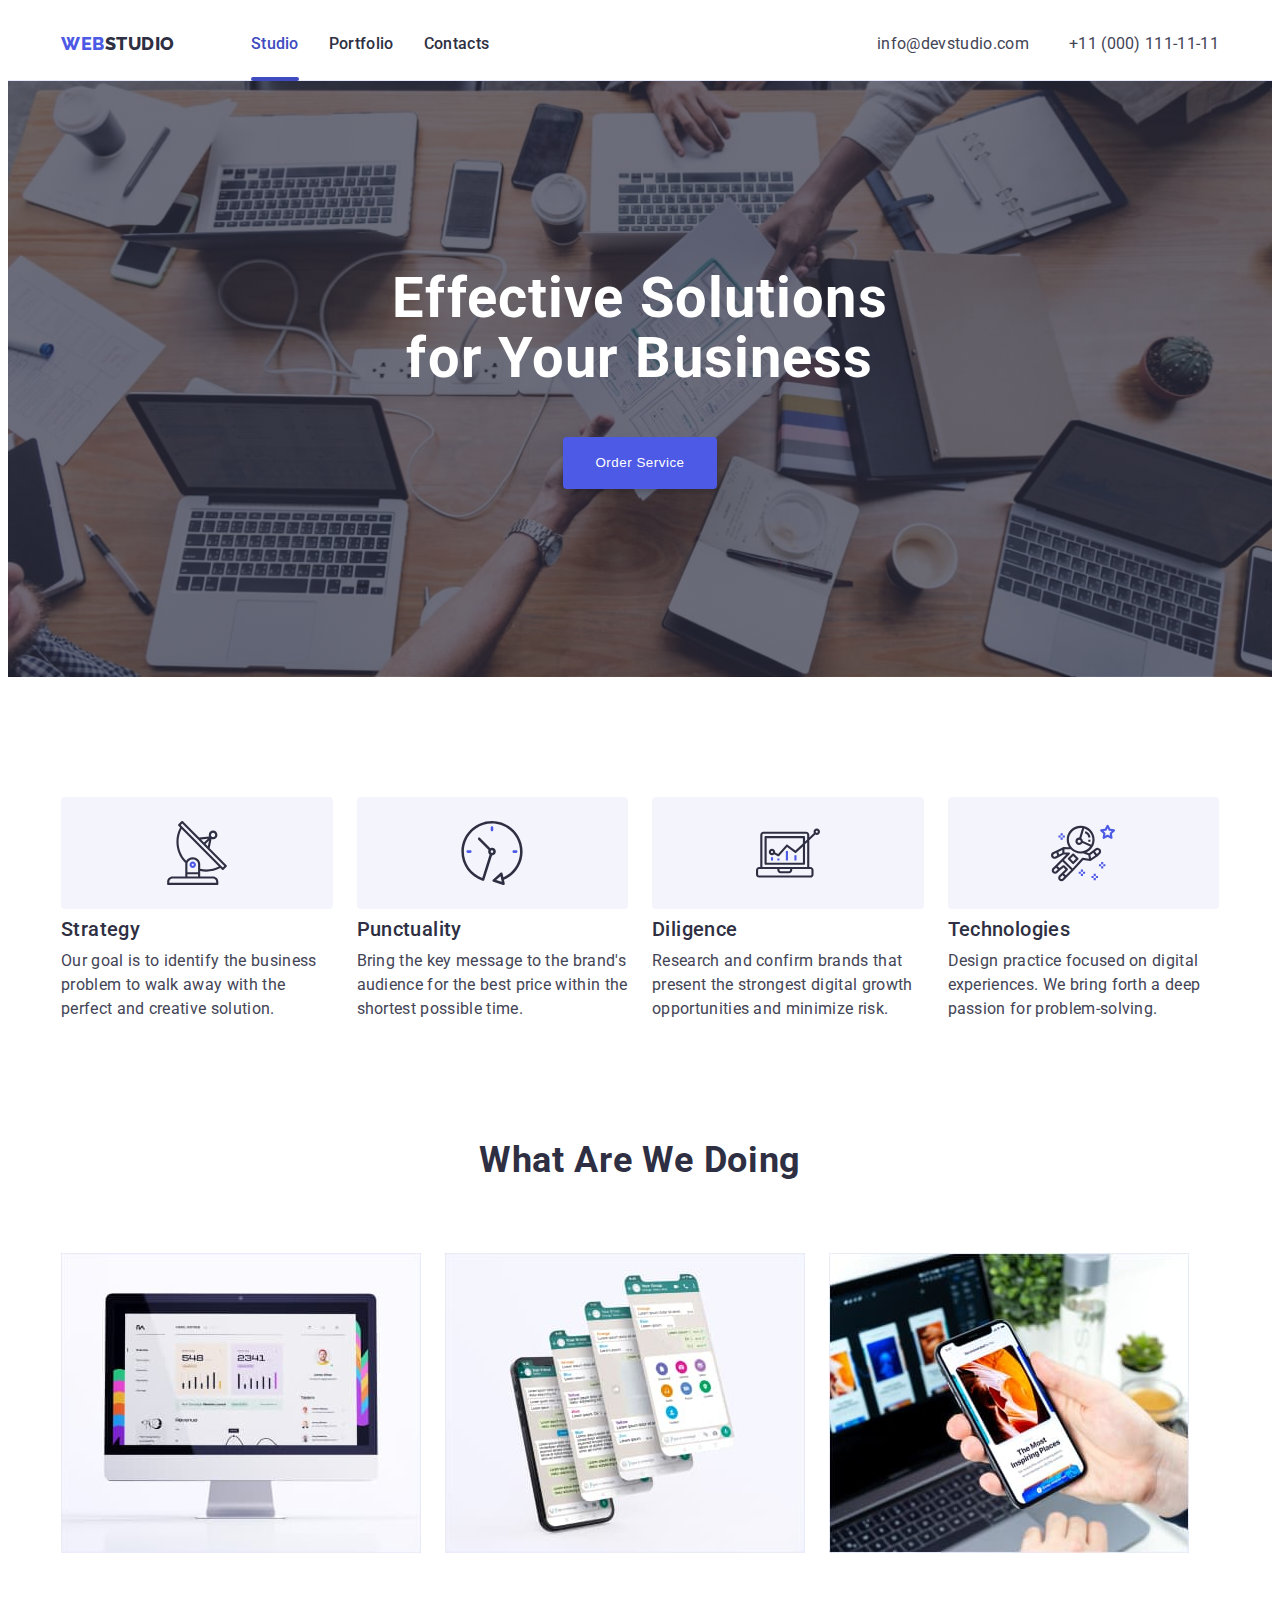
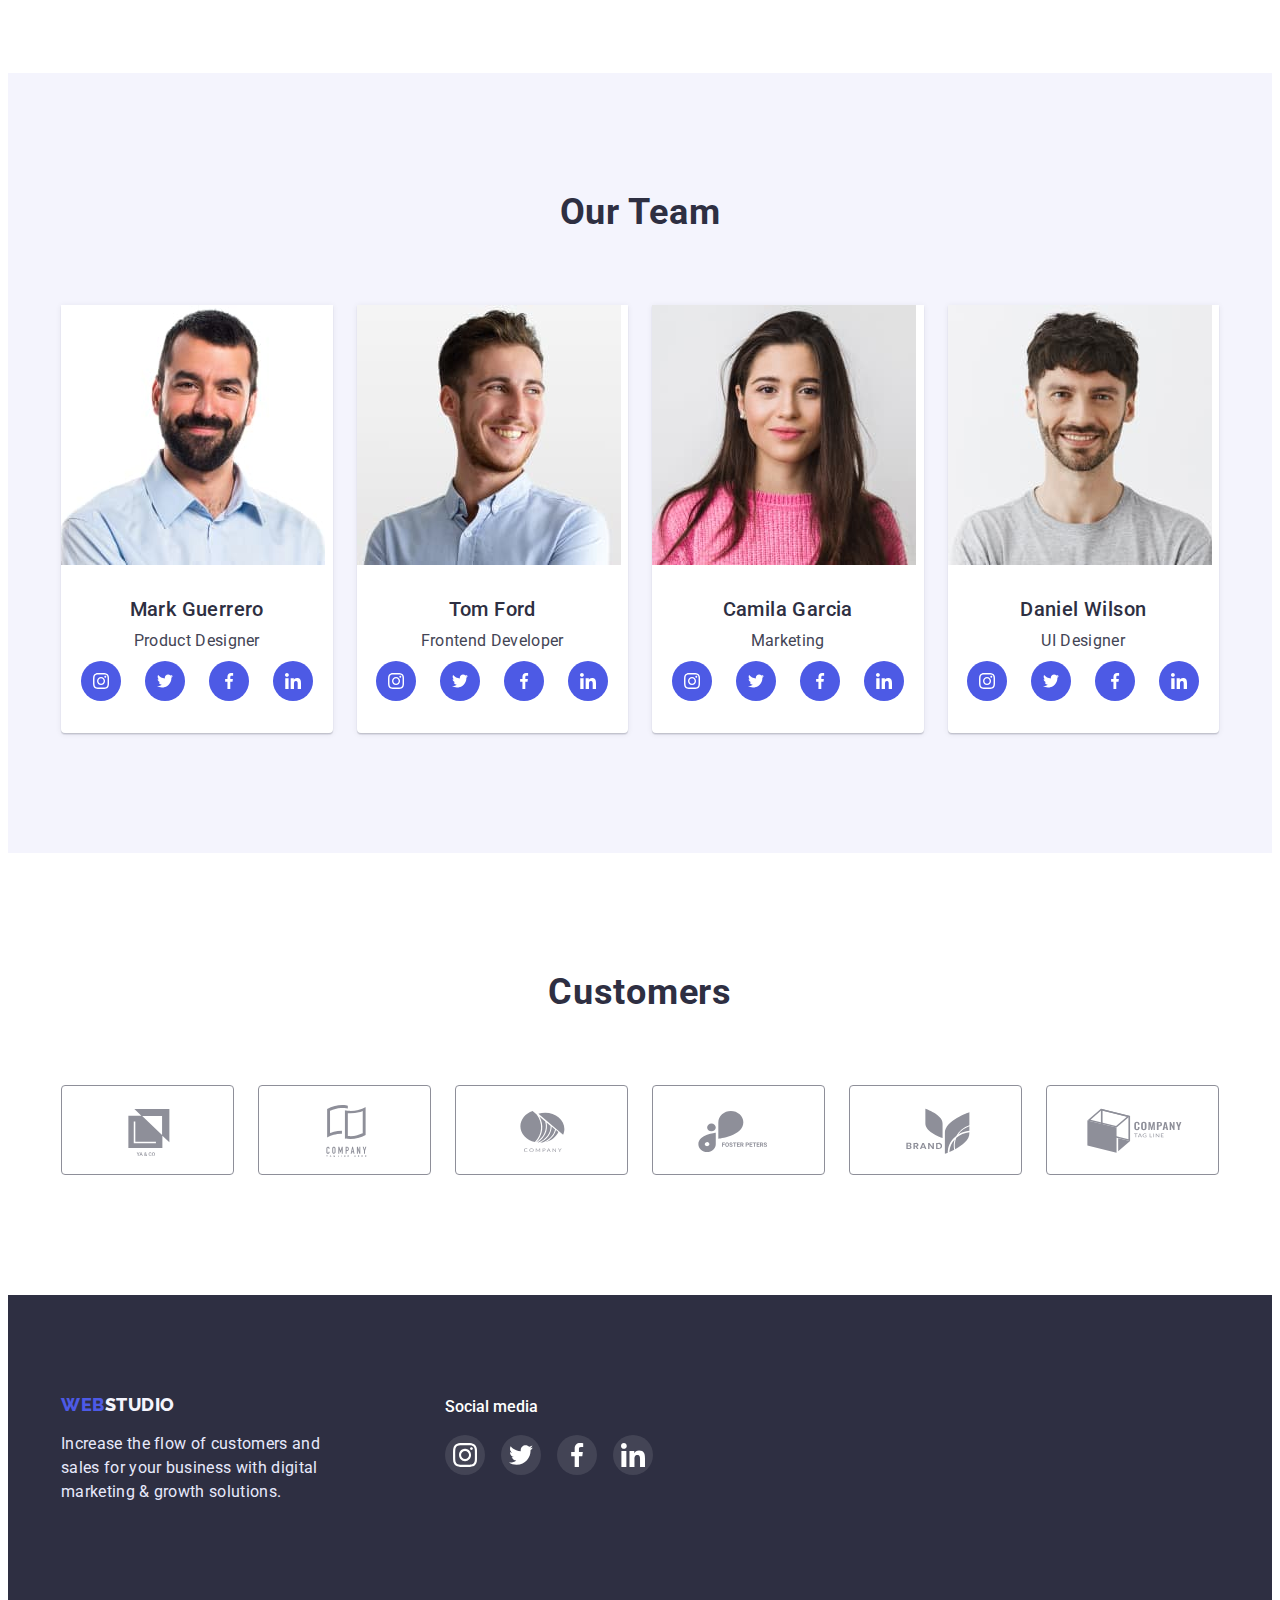
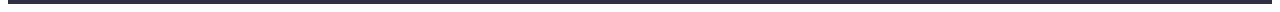
<file: index.html>
<!DOCTYPE html>
<html lang="en">
  <head>
    <meta charset="UTF-8" />
    <meta http-equiv="X-UA-Compatible" content="IE=edge" />
    <meta name="viewport" content="width=device-width, initial-scale=1.0" />
    <title>Document</title>
    <!-- MODERN NORMALIZE -->
    <link
      rel="stylesheet"
      href="https://cdnjs.cloudflare.com/ajax/libs/modern-normalize/1.1.0/modern-normalize.min.css"
      integrity="sha512-wpPYUAdjBVSE4KJnH1VR1HeZfpl1ub8YT/NKx4PuQ5NmX2tKuGu6U/JRp5y+Y8XG2tV+wKQpNHVUX03MfMFn9Q=="
      crossorigin="anonymous"
      referrerpolicy="no-referrer"
    />
    <!-- FONTS -->
    <link rel="preconnect" href="https://fonts.googleapis.com" />
    <link rel="preconnect" href="https://fonts.gstatic.com" crossorigin />
    <link
      href="https://fonts.googleapis.com/css2?family=Raleway:wght@800&family=Roboto:wght@400;500;700&display=swap"
      rel="stylesheet"
    />
    <!-- CUSTOM STYLES -->
    <link rel="stylesheet" href="css/style.css" />
  </head>
  <body>
    <!-- HEADER SECTION -->
    <header class="page-header">
      <div class="header-container container">
        <nav class="page-nav">
          <a class="page-logo link" href="./index.html">
            <span class="page-logo-web">WEB</span>STUDIO
          </a>
          <ul class="menu list">
            <li class="menu-item">
              <a class="menu-link current link" href="./index.html">Studio</a>
            </li>
            <li class="menu-item">
              <a class="menu-link link" href="./portfolio.html">Portfolio</a>
            </li>
            <li class="menu-item">
              <a class="menu-link link" href="">Contacts</a>
            </li>
          </ul>
        </nav>
        <address class="contacts">
          <ul class="contacts-list list">
            <li class="contacts-item">
              <a class="contacts-link link" href="mailto:info@devstudio.com"
                >info@devstudio.com</a
              >
            </li>
            <li class="contacts-item">
              <a class="contacts-link link" href="tel:+110001111111"
                >+11 (000) 111-11-11</a
              >
            </li>
          </ul>
        </address>
      </div>
    </header>
    <!--MAIN SECTION-->
    <main>
      <!-- HERO SECTION -->
      <section class="hero section">
        <div class="hero-container container">
          <h1 class="hero-title">Effective Solutions for Your Business</h1>
          <button class="modal-btn" type="button" data-modal-open>
            Order Service
          </button>
        </div>
      </section>
      <!-- SERVICES SECTION -->
      <section class="services section">
        <div class="container">
          <h2 class="services-header visually-hidden">Services of Webstudio</h2>
          <ul class="services-list list">
            <li class="services-item">
              <div class="services-icon">
                <svg class="icon" width="64" height="64">
                  <use href="./images/icons.svg#icon-antenna"></use>
                </svg>
              </div>
              <h3 class="section-subtitle">Strategy</h3>
              <p class="text">
                Our goal is to identify the business problem to walk away with
                the perfect and creative solution.
              </p>
            </li>
            <li class="services-item">
              <div class="services-icon">
                <svg class="icon" width="64" height="64">
                  <use href="./images/icons.svg#icon-clock"></use>
                </svg>
              </div>
              <h3 class="section-subtitle">Punctuality</h3>
              <p class="text">
                Bring the key message to the brand's audience for the best price
                within the shortest possible time.
              </p>
            </li>
            <li class="services-item">
              <div class="services-icon">
                <svg class="icon" width="64" height="64">
                  <use href="./images/icons.svg#icon-diagram"></use>
                </svg>
              </div>
              <h3 class="section-subtitle">Diligence</h3>
              <p class="text">
                Research and confirm brands that present the strongest digital
                growth opportunities and minimize risk.
              </p>
            </li>
            <li class="services-item">
              <div class="services-icon">
                <svg class="icon" width="64" height="64">
                  <use href="./images/icons.svg#icon-astronaut"></use>
                </svg>
              </div>
              <h3 class="section-subtitle">Technologies</h3>
              <p class="text">
                Design practice focused on digital experiences. We bring forth a
                deep passion for problem-solving.
              </p>
            </li>
          </ul>
        </div>
      </section>
      <!-- GALLERY SECTION -->
      <section class="gallery section">
        <div class="container">
          <h2 class="section-header">What are we doing</h2>
          <ul class="gallery-list list">
            <li class="gallery-item">
              <img
                class="gallery-img"
                src="./images/gallery-section/img_1.jpg"
                alt="Desktop computer"
                width="360"
                height="300"
              />
            </li>
            <li class="gallery-item">
              <img
                class="gallery-img"
                src="./images/gallery-section/img_2.jpg"
                alt="Smartphone"
                width="360"
                height="300"
              />
            </li>
            <li class="gallery-item">
              <img
                class="gallery-img"
                src="./images/gallery-section/img_3.jpg"
                alt="Smartphone on the background of the laptop"
                width="360"
                height="300"
              />
            </li>
          </ul>
        </div>
      </section>
      <!-- TEAM SECTION -->
      <section class="team section">
        <div class="container">
          <h2 class="section-header">Our Team</h2>
          <ul class="team-list list">
            <li class="team-item">
              <div class="team-card-thumb">
                <img
                  class="team-img"
                  src="./images/team/img1.jpg"
                  alt="Product Designer Mark Guerrero"
                  width="264"
                  height="260"
                />
              </div>
              <div class="team-card-content">
                <h3 class="team-card-heading section-subtitle">
                  Mark Guerrero
                </h3>
                <p class="team-card-text text">Product Designer</p>
                <ul class="social-list list">
                  <li class="social-item">
                    <a class="social-link link" href="">
                      <svg class="social-icon" width="16" height="16">
                        <use href="./images/icons.svg#icon-instagram"></use>
                      </svg>
                    </a>
                  </li>
                  <li class="social-item">
                    <a class="social-link link" href="">
                      <svg class="social-icon" width="16" height="16">
                        <use href="./images/icons.svg#icon-twitter"></use>
                      </svg>
                    </a>
                  </li>
                  <li class="social-item">
                    <a class="social-link link" href="">
                      <svg class="social-icon" width="16" height="16">
                        <use href="./images/icons.svg#icon-facebook"></use>
                      </svg>
                    </a>
                  </li>
                  <li class="social-item">
                    <a class="social-link link" href="">
                      <svg class="social-icon" width="16" height="16">
                        <use href="./images/icons.svg#icon-linkedin"></use>
                      </svg>
                    </a>
                  </li>
                </ul>
              </div>
            </li>
            <li class="team-item">
              <div class="team-card-thumb">
                <img
                  class="team-img"
                  src="./images/team/img2.jpg"
                  alt="Frontend Developer Tom Ford"
                  width="264"
                  height="260"
                />
              </div>
              <div class="team-card-content">
                <h3 class="team-card-heading section-subtitle">Tom Ford</h3>
                <p class="team-card-text text">Frontend Developer</p>
                <ul class="social-list list">
                  <li class="social-item">
                    <a class="social-link link" href="">
                      <svg class="social-icon" width="16" height="16">
                        <use href="./images/icons.svg#icon-instagram"></use>
                      </svg>
                    </a>
                  </li>
                  <li class="social-item">
                    <a class="social-link link" href="">
                      <svg class="social-icon" width="16" height="16">
                        <use href="./images/icons.svg#icon-twitter"></use>
                      </svg>
                    </a>
                  </li>
                  <li class="social-item">
                    <a class="social-link link" href="">
                      <svg class="social-icon" width="16" height="16">
                        <use href="./images/icons.svg#icon-facebook"></use>
                      </svg>
                    </a>
                  </li>
                  <li class="social-item">
                    <a class="social-link link" href="">
                      <svg class="social-icon" width="16" height="16">
                        <use href="./images/icons.svg#icon-linkedin"></use>
                      </svg>
                    </a>
                  </li>
                </ul>
              </div>
            </li>
            <li class="team-item">
              <div class="team-card-thumb">
                <img
                  class="team-img"
                  src="./images/team/img3.jpg"
                  alt="Marketing Camila Garcia"
                  width="264"
                  height="260"
                />
              </div>
              <div class="team-card-content">
                <h3 class="team-card-heading section-subtitle">
                  Camila Garcia
                </h3>
                <p class="team-card-text text">Marketing</p>
                <ul class="social-list list">
                  <li class="social-item">
                    <a class="social-link link" href="">
                      <svg class="social-icon" width="16" height="16">
                        <use href="./images/icons.svg#icon-instagram"></use>
                      </svg>
                    </a>
                  </li>
                  <li class="social-item">
                    <a class="social-link link" href="">
                      <svg class="social-icon" width="16" height="16">
                        <use href="./images/icons.svg#icon-twitter"></use>
                      </svg>
                    </a>
                  </li>
                  <li class="social-item">
                    <a class="social-link link" href="">
                      <svg class="social-icon" width="16" height="16">
                        <use href="./images/icons.svg#icon-facebook"></use>
                      </svg>
                    </a>
                  </li>
                  <li class="social-item">
                    <a class="social-link link" href="">
                      <svg class="social-icon" width="16" height="16">
                        <use href="./images/icons.svg#icon-linkedin"></use>
                      </svg>
                    </a>
                  </li>
                </ul>
              </div>
            </li>
            <li class="team-item">
              <div class="team-card-thumb">
                <img
                  class="team-img"
                  src="./images/team/img4.jpg"
                  alt="UI Designer Daniel Wilson"
                  width="264"
                  height="260"
                />
              </div>
              <div class="team-card-content">
                <h3 class="team-card-heading section-subtitle">
                  Daniel Wilson
                </h3>
                <p class="team-card-text text">UI Designer</p>
                <ul class="social-list list">
                  <li class="social-item">
                    <a class="social-link link" href="">
                      <svg class="social-icon" width="16" height="16">
                        <use href="./images/icons.svg#icon-instagram"></use>
                      </svg>
                    </a>
                  </li>
                  <li class="social-item">
                    <a class="social-link link" href="">
                      <svg class="social-icon" width="16" height="16">
                        <use href="./images/icons.svg#icon-twitter"></use>
                      </svg>
                    </a>
                  </li>
                  <li class="social-item">
                    <a class="social-link link" href="">
                      <svg class="social-icon" width="16" height="16">
                        <use href="./images/icons.svg#icon-facebook"></use>
                      </svg>
                    </a>
                  </li>
                  <li class="social-item">
                    <a class="social-link link" href="">
                      <svg class="social-icon" width="16" height="16">
                        <use href="./images/icons.svg#icon-linkedin"></use>
                      </svg>
                    </a>
                  </li>
                </ul>
              </div>
            </li>
          </ul>
        </div>
      </section>
      <!-- CUSTOMERS -->
      <section class="customers section">
        <div class="container">
          <h2 class="section-header">Customers</h2>
          <ul class="customers-list list">
            <li class="customers-item">
              <a class="customers-link link" href="">
                <svg class="customers-icon" width="104" height="56">
                  <use href="./images/icons.svg#icon-logo-1"></use>
                </svg>
              </a>
            </li>
            <li class="customers-item">
              <a class="customers-link link" href="">
                <svg class="customers-icon" width="104" height="56">
                  <use href="./images/icons.svg#icon-logo-2"></use>
                </svg>
              </a>
            </li>
            <li class="customers-item">
              <a class="customers-link link" href="">
                <svg class="customers-icon" width="104" height="56">
                  <use href="./images/icons.svg#icon-logo-3"></use>
                </svg>
              </a>
            </li>
            <li class="customers-item">
              <a class="customers-link link" href="">
                <svg class="customers-icon" width="104" height="56">
                  <use href="./images/icons.svg#icon-logo-4"></use>
                </svg>
              </a>
            </li>
            <li class="customers-item">
              <a class="customers-link link" href="">
                <svg class="customers-icon" width="104" height="56">
                  <use href="./images/icons.svg#icon-logo-5"></use>
                </svg>
              </a>
            </li>
            <li class="customers-item">
              <a class="customers-link link" href="">
                <svg class="customers-icon" width="104" height="56">
                  <use href="./images/icons.svg#icon-logo-6"></use>
                </svg>
              </a>
            </li>
          </ul>
        </div>
      </section>
    </main>
    <!-- FOOTER SECTION -->
    <footer class="footer">
      <div class="footer-section container">
        <div class="logo">
          <a class="footer-logo link" href="./index.html">
            <span class="footer-logo-web">WEB</span>STUDIO
          </a>
          <p class="footer-text">
            Increase the flow of customers and sales for your business with
            digital marketing & growth solutions.
          </p>
        </div>
        <div class="social-media">
          <h2 class="footer-subheader">Social media</h2>
          <ul class="footer-list list">
            <li class="footer-item">
              <a class="footer-link link" href="">
                <svg class="footer-icon" width="24" height="24">
                  <use href="./images/icons.svg#icon-instagram"></use>
                </svg>
              </a>
            </li>
            <li class="footer-item">
              <a class="footer-link link" href="">
                <svg class="footer-icon" width="24" height="24">
                  <use href="./images/icons.svg#icon-twitter"></use>
                </svg>
              </a>
            </li>
            <li class="footer-item">
              <a class="footer-link link" href="">
                <svg class="footer-icon" width="24" height="24">
                  <use href="./images/icons.svg#icon-facebook"></use>
                </svg>
              </a>
            </li>
            <li class="footer-item">
              <a class="footer-link link" href="">
                <svg class="footer-icon" width="24" height="24">
                  <use href="./images/icons.svg#icon-linkedin"></use>
                </svg>
              </a>
            </li>
          </ul>
        </div>
      </div>
    </footer>
    <!-- BACKDROP -->
    <div class="backdrop is-hidden" data-modal>
      <div class="modal">
        <button class="modal-btn-icon" type="button" data-modal-close>
          <svg class="button-icon" width="8" height="8">
            <use href="./images/icons.svg#icon-close-black"></use>
          </svg>
        </button>
      </div>
    </div>
    <script src="./js/modal.js"></script>
  </body>
</html>
</file>
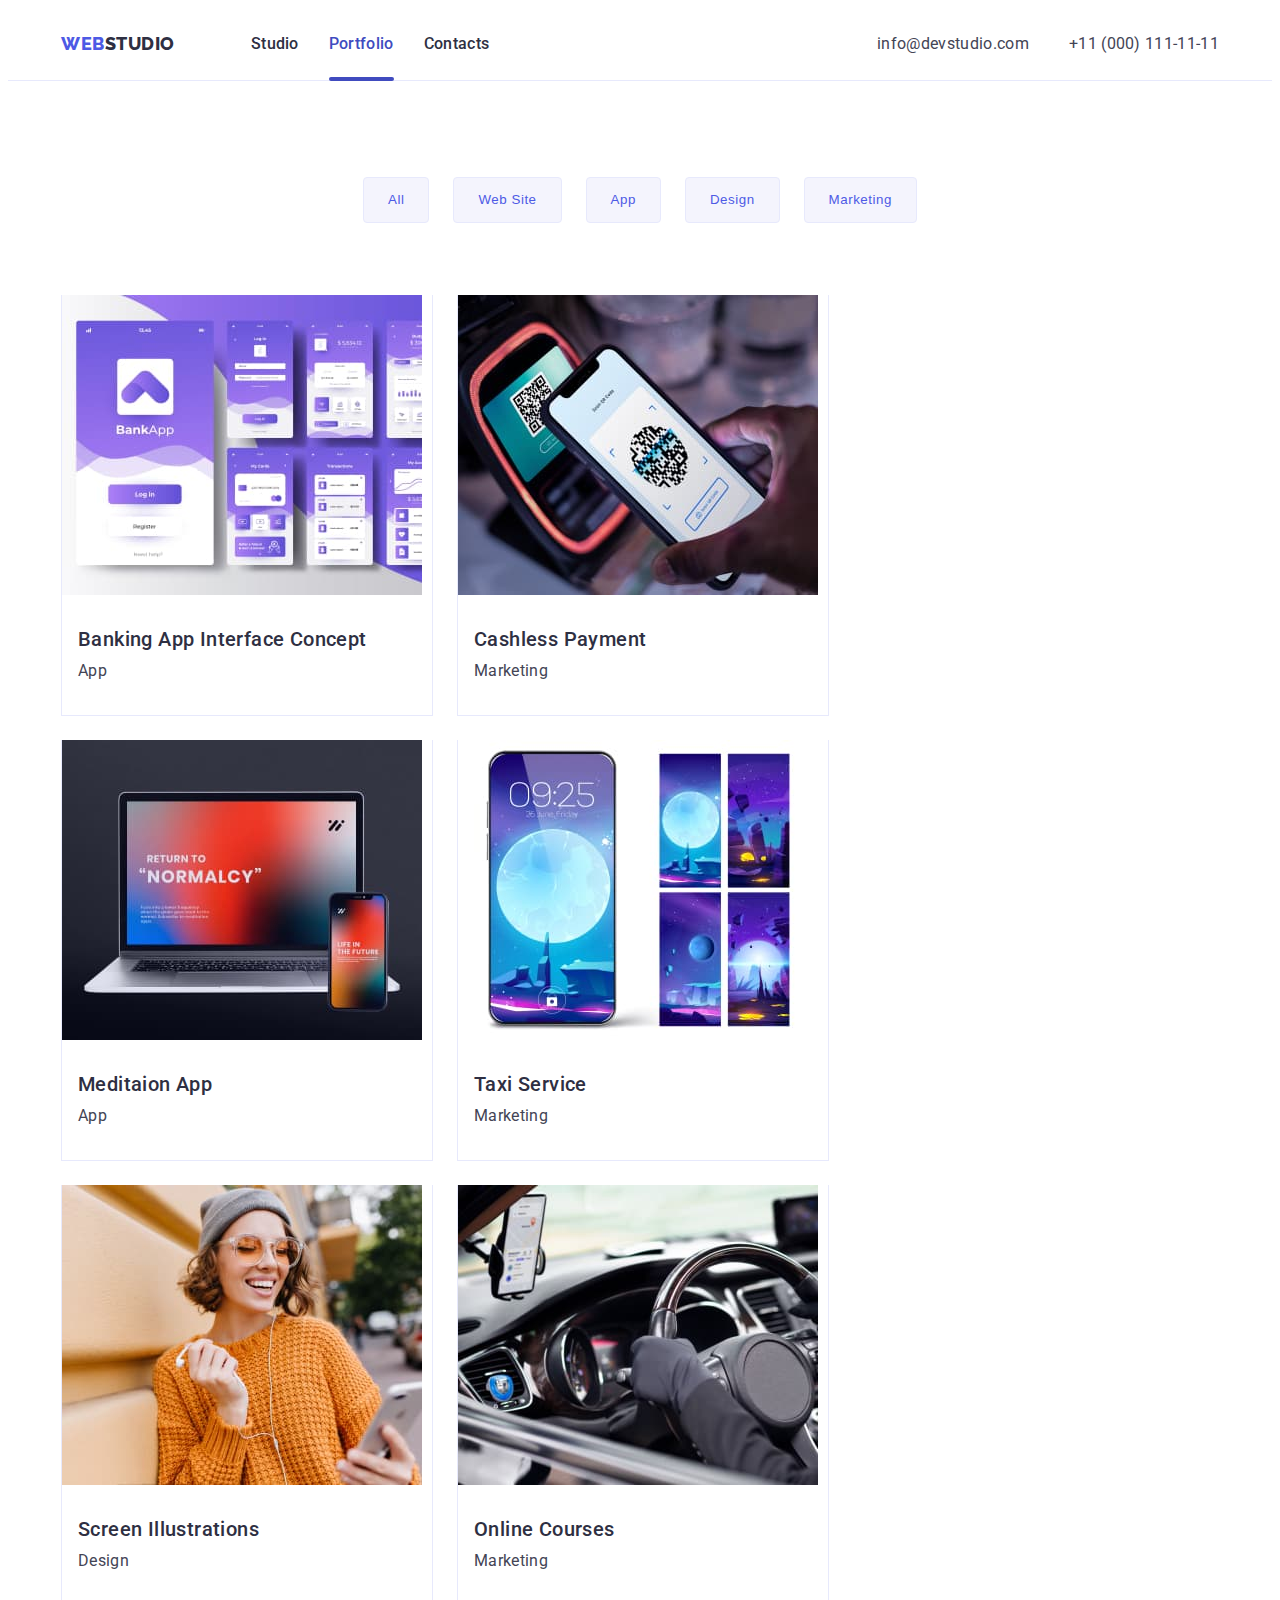
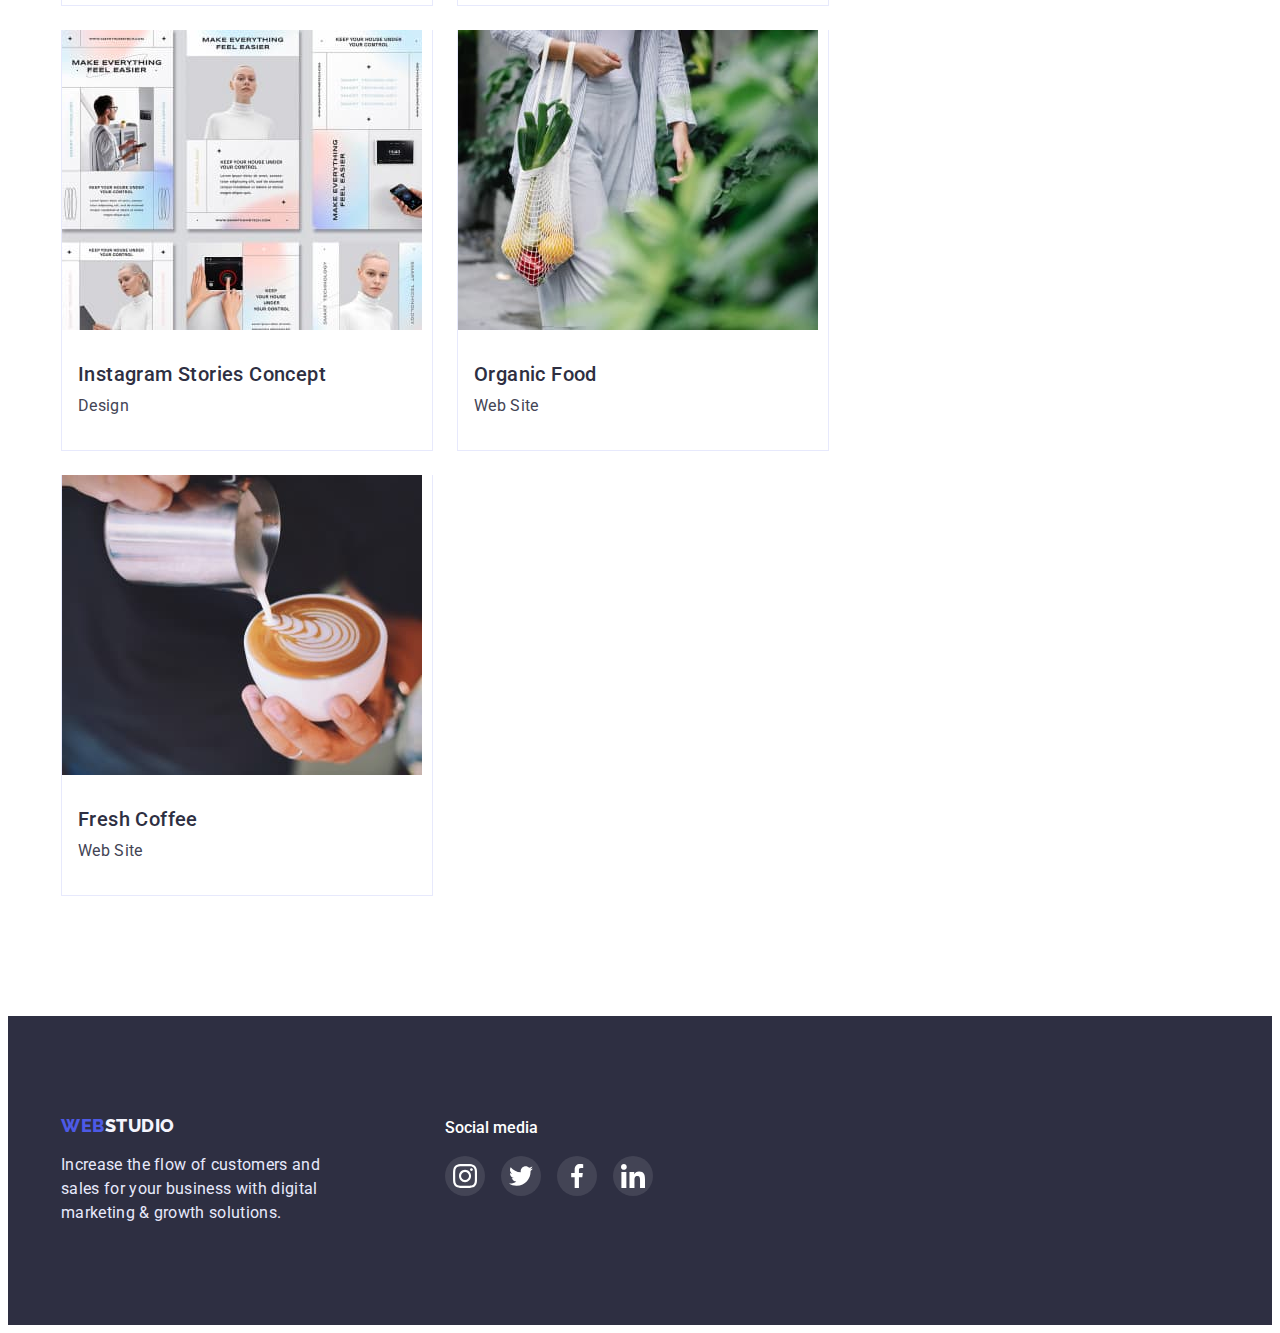
<file: portfolio.html>
<!DOCTYPE html>
<html lang="en">
  <head>
    <meta charset="UTF-8" />
    <meta http-equiv="X-UA-Compatible" content="IE=edge" />
    <meta name="viewport" content="width=device-width, initial-scale=1.0" />
    <title>Document</title>
    <!-- MODERN NORMALIZE -->
    <link
      rel="stylesheet"
      href="https://cdnjs.cloudflare.com/ajax/libs/modern-normalize/1.1.0/modern-normalize.min.css"
      integrity="sha512-wpPYUAdjBVSE4KJnH1VR1HeZfpl1ub8YT/NKx4PuQ5NmX2tKuGu6U/JRp5y+Y8XG2tV+wKQpNHVUX03MfMFn9Q=="
      crossorigin="anonymous"
      referrerpolicy="no-referrer"
    />
    <!-- FONTS -->
    <link rel="preconnect" href="https://fonts.googleapis.com" />
    <link rel="preconnect" href="https://fonts.gstatic.com" crossorigin />
    <link
      href="https://fonts.googleapis.com/css2?family=Raleway:wght@800&family=Roboto:wght@400;500;700&display=swap"
      rel="stylesheet"
    />
    <!-- CUSTOM STYLE -->
    <link rel="stylesheet" href="css/style.css" />
  </head>
  <body>
    <!-- Header section -->
    <header class="page-header">
      <div class="header-container container">
        <nav class="page-nav">
          <a class="page-logo link" href="./index.html">
            <span class="page-logo-web">WEB</span>STUDIO
          </a>
          <ul class="menu list">
            <li class="menu-item">
              <a class="menu-link link" href="./index.html">Studio</a>
            </li>
            <li class="menu-item">
              <a class="menu-link current link" href="./portfolio.html"
                >Portfolio</a
              >
            </li>
            <li class="menu-item">
              <a class="menu-link link" href="">Contacts</a>
            </li>
          </ul>
        </nav>
        <address class="contacts">
          <ul class="contacts-list list">
            <li class="contacts-item">
              <a class="contacts-link link" href="mailto:info@devstudio.com"
                >info@devstudio.com</a
              >
            </li>
            <li class="contacts-item">
              <a class="contacts-link link" href="tel:+110001111111"
                >+11 (000) 111-11-11</a
              >
            </li>
          </ul>
        </address>
      </div>
    </header>
    <!-- Main section -->
    <main>
      <!-- Filters -->
      <section class="filters-menu section">
        <div class="container">
          <h1 class="visually-hidden">Portfolio</h1>
          <ul class="filters-list list">
            <li class="filters-item">
              <button class="filters-btn" type="button">All</button>
            </li>
            <li class="filters-item">
              <button class="filters-btn" type="button">Web Site</button>
            </li>
            <li class="filters-item">
              <button class="filters-btn" type="button">App</button>
            </li>
            <li class="filters-item">
              <button class="filters-btn" type="button">Design</button>
            </li>
            <li class="filters-item">
              <button class="filters-btn" type="button">Marketing</button>
            </li>
          </ul>
          <!-- Portfolio -->
          <ul class="portfolio-list list">
            <li class="portfolio-item">
              <a href="" class="portfolio-link link">
                <div class="portfolio-card-thumb">
                  <img
                    class="portfolio-img"
                    src="./images/row-images/row-1/img-1.jpg"
                    alt="Pages of bank app interface"
                    width="360"
                    height="300"
                  />
                  <p class="overlay-text text">
                    14 Stylish and User-Friendly App Design Concepts · Task
                    Manager App · Calorie Tracker App · Exotic Fruit Ecommerce
                    App · Cloud Storage App
                  </p>
                </div>
                <div class="portfolio-card-content">
                  <h2 class="portfolio-card-heading section-subtitle">
                    Banking App Interface Concept
                  </h2>
                  <p class="portfolio-card-text text">App</p>
                </div>
              </a>
            </li>
            <li class="portfolio-item">
              <a href="" class="portfolio-link link">
                <div class="portfolio-card-thumb">
                  <img
                    class="portfolio-img"
                    src="./images/row-images/row-1/img-2.jpg"
                    alt="Smartphone"
                    width="360"
                    height="300"
                  />
                  <p class="overlay-text text">
                    14 Stylish and User-Friendly App Design Concepts · Task
                    Manager App · Calorie Tracker App · Exotic Fruit Ecommerce
                    App · Cloud Storage App
                  </p>
                </div>
                <div class="portfolio-card-content">
                  <h2 class="portfolio-card-heading section-subtitle">
                    Cashless Payment
                  </h2>
                  <p class="portfolio-card-text text">Marketing</p>
                </div>
              </a>
            </li>
            <li class="portfolio-item">
              <a href="" class="portfolio-link link">
                <div class="portfolio-card-thumb">
                  <img
                    class="portfolio-img"
                    src="./images/row-images/row-1/img-3.jpg"
                    alt="Notebook"
                    width="360"
                    height="300"
                  />
                  <p class="overlay-text text">
                    14 Stylish and User-Friendly App Design Concepts · Task
                    Manager App · Calorie Tracker App · Exotic Fruit Ecommerce
                    App · Cloud Storage App
                  </p>
                </div>
                <div class="portfolio-card-content">
                  <h2 class="portfolio-card-heading section-subtitle">
                    Meditaion App
                  </h2>
                  <p class="portfolio-card-text text">App</p>
                </div>
              </a>
            </li>
            <li class="portfolio-item">
              <a href="" class="portfolio-link link">
                <div class="portfolio-card-thumb">
                  <img
                    class="portfolio-img"
                    src="./images/row-images/row-2/img-1.jpg"
                    alt="The front panel of the car"
                    width="360"
                    height="300"
                  />
                  <p class="overlay-text text">
                    14 Stylish and User-Friendly App Design Concepts · Task
                    Manager App · Calorie Tracker App · Exotic Fruit Ecommerce
                    App · Cloud Storage App
                  </p>
                </div>
                <div class="portfolio-card-content">
                  <h2 class="portfolio-card-heading section-subtitle">
                    Taxi Service
                  </h2>
                  <p class="portfolio-card-text text">Marketing</p>
                </div>
              </a>
            </li>
            <li class="portfolio-item">
              <a href="" class="portfolio-link link">
                <div class="portfolio-card-thumb">
                  <img
                    class="portfolio-img"
                    src="./images/row-images/row-2/img-2.jpg"
                    alt="Screen themes"
                    width="360"
                    height="300"
                  />
                  <p class="overlay-text text">
                    14 Stylish and User-Friendly App Design Concepts · Task
                    Manager App · Calorie Tracker App · Exotic Fruit Ecommerce
                    App · Cloud Storage App
                  </p>
                </div>
                <div class="portfolio-card-content">
                  <h2 class="portfolio-card-heading section-subtitle">
                    Screen Illustrations
                  </h2>
                  <p class="portfolio-card-text text">Design</p>
                </div>
              </a>
            </li>
            <li class="portfolio-item">
              <a href="" class="portfolio-link link">
                <div class="portfolio-card-thumb">
                  <img
                    class="portfolio-img"
                    src="./images/row-images/row-2/img-3.jpg"
                    alt="Girl"
                    width="360"
                    height="300"
                  />
                  <p class="overlay-text text">
                    14 Stylish and User-Friendly App Design Concepts · Task
                    Manager App · Calorie Tracker App · Exotic Fruit Ecommerce
                    App · Cloud Storage App
                  </p>
                </div>
                <div class="portfolio-card-content">
                  <h2 class="portfolio-card-heading section-subtitle">
                    Online Courses
                  </h2>
                  <p class="portfolio-card-text text">Marketing</p>
                </div>
              </a>
            </li>
            <li class="portfolio-item">
              <a href="" class="portfolio-link link">
                <div class="portfolio-card-thumb">
                  <img
                    class="portfolio-img"
                    src="./images/row-images/row-3/img-1.jpg"
                    alt="Instagram Stories Concept"
                    width="360"
                    height="300"
                  />
                  <p class="overlay-text text">
                    14 Stylish and User-Friendly App Design Concepts · Task
                    Manager App · Calorie Tracker App · Exotic Fruit Ecommerce
                    App · Cloud Storage App
                  </p>
                </div>
                <div class="portfolio-card-content">
                  <h2 class="portfolio-card-heading section-subtitle">
                    Instagram Stories Concept
                  </h2>
                  <p class="portfolio-card-text text">Design</p>
                </div>
              </a>
            </li>
            <li class="portfolio-item">
              <a href="" class="portfolio-link link">
                <div class="portfolio-card-thumb">
                  <img
                    class="portfolio-img"
                    src="./images/row-images/row-3/img-2.jpg"
                    alt="Woman with groceries"
                    width="360"
                    height="300"
                  />
                  <p class="overlay-text text">
                    14 Stylish and User-Friendly App Design Concepts · Task
                    Manager App · Calorie Tracker App · Exotic Fruit Ecommerce
                    App · Cloud Storage App
                  </p>
                </div>
                <div class="portfolio-card-content">
                  <h2 class="portfolio-card-heading section-subtitle">
                    Organic Food
                  </h2>
                  <p class="portfolio-card-text text">Web Site</p>
                </div>
              </a>
            </li>
            <li class="portfolio-item">
              <a href="" class="portfolio-link link">
                <div class="portfolio-card-thumb">
                  <img
                    class="portfolio-img"
                    src="./images/row-images/row-3/img-3.jpg"
                    alt="Latte art"
                    width="360"
                    height="300"
                  />
                  <p class="overlay-text text">
                    14 Stylish and User-Friendly App Design Concepts · Task
                    Manager App · Calorie Tracker App · Exotic Fruit Ecommerce
                    App · Cloud Storage App
                  </p>
                </div>
                <div class="portfolio-card-content">
                  <h2 class="portfolio-card-heading section-subtitle">
                    Fresh Coffee
                  </h2>
                  <p class="portfolio-card-text text">Web Site</p>
                </div>
              </a>
            </li>
          </ul>
        </div>
      </section>
    </main>
    <!-- Footer section -->
    <footer class="footer">
      <div class="footer-section container">
        <div class="logo">
          <a class="footer-logo link" href="./index.html">
            <span class="footer-logo-web">WEB</span>STUDIO
          </a>
          <p class="footer-text">
            Increase the flow of customers and sales for your business with
            digital marketing & growth solutions.
          </p>
        </div>
        <div class="social-media">
          <h2 class="footer-subheader">Social media</h2>
          <ul class="footer-list list">
            <li class="footer-item">
              <a class="footer-link link" href="">
                <svg class="footer-icon" width="24" height="24">
                  <use href="./images/icons.svg#icon-instagram"></use>
                </svg>
              </a>
            </li>
            <li class="footer-item">
              <a class="footer-link link" href="">
                <svg class="footer-icon" width="24" height="24">
                  <use href="./images/icons.svg#icon-twitter"></use>
                </svg>
              </a>
            </li>
            <li class="footer-item">
              <a class="footer-link link" href="">
                <svg class="footer-icon" width="24" height="24">
                  <use href="./images/icons.svg#icon-facebook"></use>
                </svg>
              </a>
            </li>
            <li class="footer-item">
              <a class="footer-link link" href="">
                <svg class="footer-icon" width="24" height="24">
                  <use href="./images/icons.svg#icon-linkedin"></use>
                </svg>
              </a>
            </li>
          </ul>
        </div>
      </div>
    </footer>
  </body>
</html>
</file>
<file: css/style.css>
:root {
  --primary-brand: #4d5ae5;
  --pressed-state: #404bbf;
  --dark: #2e2f42;
  --success: #31d0aa;
  --success-75: hsla(166, 63%, 50%, 75%);
  --success-50: hsla(166, 63%, 50%, 50%);
  --success-10: hsla(166, 63%, 50%, 10%);
  --text: #434455;
  --subtle-text: #8e8f99;
  --accent: #e7e9fc;
  --light: #f4f4fd;
  --modal-overlay: #2e2f4266;
  --hero-background: #2e2f42b2;
  --white: #ffffff;
  --card-set-gap: 24px;
  --transition-duration: 250ms;
  --transition-timing-function: cubic-bezier(0.4, 0, 0.2, 1);
}

/**
  |============================
  | reset start
  |============================
*/

h1,
h2,
h3,
h4,
h5,
h6,
p {
  margin: 0;
}

ul,
ol {
  margin-top: 0;
  margin-bottom: 0;
  padding-left: 0;
}

img {
  display: block;
  max-width: 100%;
  height: auto;
}

.visually-hidden {
  position: absolute;
  width: 1px;
  height: 1px;
  margin: -1px;
  border: 0;
  padding: 0;
  white-space: nowrap;
  clip-path: inset(100%);
  clip: rect(0 0 0 0);
  overflow: hidden;
}

/**
  |============================
  | reset end
  |============================
*/

.section {
  padding-top: 120px;
  padding-bottom: 120px;
}

.container {
  max-width: 1158px;
  padding: 0 15px;
  margin: 0 auto;
}
.list {
  list-style: none;
}

.link {
  text-decoration: none;
}

body {
  font-family: "Roboto", sans-serif;
  color: var(--text);
  background-color: var(--white);
  font-size: 16px;
}

/**
  |============================
  | Header section
  |============================
*/

.page-header {
  border-bottom: 1px solid #e7e9fc;
}

.header-container {
  display: flex;
  align-items: center;
}

.page-nav {
  display: flex;
  align-items: center;
  margin-right: auto;
}

.page-logo {
  font-family: "Raleway", sans-serif;
  font-weight: 800;
  font-size: 18px;
  line-height: 1.33;

  letter-spacing: 0.03em;
  text-transform: uppercase;
  margin-right: 76px;

  color: var(--dark);
}

.page-logo-web {
  color: var(--primary-brand);
}

.menu {
  display: flex;
  gap: 30px;
}

.menu-link {
  position: relative;
  display: block;
  padding-top: 24px;
  padding-bottom: 24px;
  font-weight: 500;

  line-height: 1.5;

  letter-spacing: 0.02em;

  color: var(--dark);

  transition: color var(--transition-duration) var(--transition-timing-function);
}
.menu-link:focus,
.menu-link:hover {
  color: var(--pressed-state);
}

.menu-link.current {
  color: var(--pressed-state);
}

.menu-link.current::after {
  content: "";
  position: absolute;
  display: block;

  width: 100%;
  height: 4px;
  bottom: -1px;

  background-color: var(--pressed-state);
  border-radius: 2px;
}

.contacts-list {
  display: flex;
  align-items: center;
  gap: 40px;
}

.contacts-link {
  line-height: 1.5;
  font-style: normal;

  letter-spacing: 0.02em;

  color: var(--text);
  transition: color var(--transition-duration) var(--transition-timing-function);
}
.contacts-link:focus,
.contacts-link:hover {
  color: var(--pressed-state);
}

/**
  |============================
  | Hero section
  |============================
*/

.hero {
  max-width: 1440px;
  margin-left: auto;
  margin-right: auto;
  background-image: linear-gradient(
      rgba(46, 47, 66, 0.7),
      rgba(46, 47, 66, 0.7)
    ),
    url(../images/hero/people-office.jpg);
  background-position: center;
  background-repeat: no-repeat;
  background-size: cover;
  padding: 188px 0;
  text-align: center;
}

.hero-title {
  max-width: 500px;
  font-size: 56px;
  line-height: 1.07;
  margin: auto;
  margin-bottom: 48px;

  text-align: center;
  letter-spacing: 0.02em;
  margin-bottom: 48px;

  color: var(--white);
}

.modal-btn {
  padding: 16px 32px;
  font-weight: 500;
  line-height: 1.5;
  letter-spacing: 0.04em;

  color: var(--white);

  background-color: var(--primary-brand);
  box-shadow: 0px 4px 4px rgba(0, 0, 0, 0.15);
  border-radius: 4px;
  border: none;

  cursor: pointer;

  transition: background-color var(--transition-duration)
    var(--transition-timing-function);
}

.modal-btn:hover {
  background-color: var(--pressed-state);
}

/**
  |============================
  | Services section
  |============================
*/

.services {
  padding-bottom: 0;
}

.services-list {
  display: flex;
  gap: 24px;
}

.services-item {
  flex-basis: calc(100% / 4);
}

.section-subtitle {
  font-weight: 500;
  font-size: 20px;
  line-height: 1.2;
  margin-bottom: 8px;

  letter-spacing: 0.02em;

  color: var(--dark);
}

.text {
  line-height: 1.5;

  letter-spacing: 0.02em;
}

.services-icon {
  display: flex;
  align-items: center;
  justify-content: center;
  background-color: var(--light);
  height: 112px;
  border-radius: 4px;
  margin-bottom: 8px;
  text-align: center;
}

/**
  |============================
  | Gallery section
  |============================
*/

.section-header {
  font-size: 36px;
  line-height: 1.11;

  text-align: center;
  letter-spacing: 0.02em;
  text-transform: capitalize;
  margin-bottom: 72px;

  color: var(--dark);
}

.gallery-list {
  display: flex;
  gap: 24px;
}

/**
  |============================
  | Team section
  |============================
*/

.team {
  background: var(--light);
}

.section-header {
  margin-bottom: 72px;
}

.team-list {
  padding: 0;
  margin: 0;
  list-style: none;

  display: flex;
  flex-wrap: wrap;
  margin-left: calc(-1 * var(--card-set-gap));
  margin-top: calc(-1 * var(--card-set-gap));
}

.team-list > .team-item {
  flex-basis: calc(100% / 4 - var(--card-set-gap));
  margin-left: var(--card-set-gap);
  margin-top: var(--card-set-gap);
  background: var(--white);
  box-shadow: 0px 1px 6px rgba(46, 47, 66, 0.08),
    0px 1px 1px rgba(46, 47, 66, 0.16), 0px 2px 1px rgba(46, 47, 66, 0.08);
  border-radius: 0px 0px 4px 4px;
}

.team-card-content {
  text-align: center;
  padding: 32px 16px;
}

.team-card-heading {
  margin-bottom: 8px;
}

.team-card-text {
  margin-bottom: 8px;
}

.social-list {
  display: flex;
  gap: 24px;
  justify-content: center;
}

.social-link {
  display: flex;
  justify-content: center;
  align-items: center;
  width: 40px;
  height: 40px;
  background-color: #4d5ae5;
  border-radius: 50%;

  transition: background-color var(--transition-duration)
    var(--transition-timing-function);
}

.social-link:hover,
.social-link:focus {
  background-color: #404bbf;
}

.social-icon {
  fill: white;
}

/**
  |============================
  | Customers section
  |============================
*/

.customers-list {
  display: flex;
  gap: 24px;
  justify-content: center;
}

.customers-item {
  width: calc(100% - 120px / 6);
}

.customers-link {
  display: flex;
  justify-content: center;
  align-items: center;
  height: 88px;

  border: 1px solid #8e8f99;
  border-radius: 4px;

  fill: #8e8f99;

  transition: fill var(--transition-duration) var(--transition-timing-function),
    border var(--transition-duration) var(--transition-timing-function);
}

.customers-link:focus,
.customers-link:hover {
  fill: #404bbf;
  border: 1px solid #404bbf;
}

/**
  |============================
  | Footer section
  |============================
*/
.footer {
  background: var(--dark);
  padding: 100px 0;
}

.footer-section {
  display: flex;
}

.logo {
  margin-right: 120px;
}

.footer-logo {
  font-family: "Raleway", sans-serif;
  font-weight: 800;
  font-size: 18px;
  line-height: 1.16;

  margin-bottom: 16px;

  display: block;
  letter-spacing: 0.03em;
  text-transform: uppercase;

  color: var(--light);
}

.footer-logo-web {
  color: var(--primary-brand);
}

.footer-text {
  line-height: 1.5;
  width: 264px;

  letter-spacing: 0.02em;

  color: var(--accent);
}

.footer-subheader {
  font-family: "Roboto";
  font-style: normal;
  font-weight: 500;
  font-size: 16px;
  line-height: 24px;

  color: var(--white);

  margin-bottom: 16px;
}

.footer-list {
  display: flex;
  gap: 16px;
  justify-content: center;
}

.footer-link {
  display: flex;
  justify-content: center;
  align-items: center;
  width: 40px;
  height: 40px;
  background-color: #ffffff1a;
  border-radius: 50%;

  transition: background-color var(--transition-duration)
    var(--transition-timing-function);
}

.footer-link:hover,
.footer-link:focus {
  background-color: #31d0aa;
}

.footer-icon {
  fill: white;
}

/**
  |============================
  | BACKDROP
  |============================
*/

.backdrop {
  position: fixed;
  top: 0;
  left: 0;
  background-color: rgba(46, 47, 66, 0.4);
  width: 100%;
  height: 100%;

  opacity: 1;
  visibility: visible;
  transition: opacity var(--transition-duration)
      var(--transition-timing-function),
    visibility var(--transition-duration) var(--transition-timing-function);
}

.backdrop.is-hidden {
  visibility: hidden;
  opacity: 0;
  pointer-events: none;
}

.backdrop.is-hidden .modal {
  transform: translate(-50%, -50%) scale(0.5);
}

.modal {
  position: absolute;
  top: 50%;
  left: 50%;
  transform: translate(-50%, -50%) scale(1);

  transition: transform var(--transition-duration)
    var(--transition-timing-function);
  padding: 24px 24px;

  width: 408px;
  height: 576px;

  background: #fcfcfc;
  box-shadow: 0px 1px 1px rgba(0, 0, 0, 0.14), 0px 1px 3px rgba(0, 0, 0, 0.12),
    0px 2px 1px rgba(0, 0, 0, 0.2);
  border-radius: 4px;
}

.modal-btn-icon {
  display: flex;
  justify-content: center;
  align-items: center;
  margin-left: auto;

  width: 24px;
  height: 24px;

  background: #e7e9fc;
  border: 1px solid rgba(0, 0, 0, 0.1);
  border-radius: 50%;
}

/**
  |============================
  | Portfolio
  |============================
*/

.filters-menu {
  padding-top: 96px;
}

.filters-list {
  display: flex;
  gap: 24px;
  justify-content: center;
  margin-bottom: 72px;
}

.filters-btn {
  padding: 12px 24px;
  font-weight: 500;

  line-height: 1.5;

  display: flex;
  align-items: center;
  text-align: center;
  letter-spacing: 0.04em;

  color: #4d5ae5;
  background-color: #f4f4fd;
  border: 1px solid #e7e9fc;
  border-radius: 4px;

  cursor: pointer;

  transition: color var(--transition-duration) var(--transition-timing-function),
    background-color var(--transition-duration)
      var(--transition-timing-function),
    box-shadow var(--transition-duration) var(--transition-timing-function);
}
.filters-btn:hover,
.filters-btn:focus {
  color: #ffffff;
  background-color: #404bbf;
  box-shadow: 0px 3px 1px rgba(0, 0, 0, 0.1), 0px 2px 1px rgba(0, 0, 0, 0.08),
    0px 2px 2px rgba(0, 0, 0, 0.12);
}

.portfolio-list {
  padding: 0;
  margin: 0;
  list-style: none;

  display: flex;
  flex-wrap: wrap;
  margin-left: calc(-1 * var(--card-set-gap));
  margin-top: calc(-1 * var(--card-set-gap));
}

.portfolio-item {
  flex-basis: calc(100% / 3 - var(--card-set-gap));
  margin-left: var(--card-set-gap);
  margin-top: var(--card-set-gap);
  border: 1px solid #e7e9fc;
  border-top: none;

  transition: box-shadow var(--transition-duration)
    var(--transition-timing-function);
}

.portfolio-item:hover {
  box-shadow: 0px 1px 6px rgba(46, 47, 66, 0.08);
}

.portfolio-card-content {
  text-align: left;
  padding: 32px 16px;
}

.portfolio-card-heading {
  margin-bottom: 8px;
}

.portfolio-card-text {
  color: var(--text);
  line-height: 1.5;

  letter-spacing: 0.02em;
}

.portfolio-card-thumb {
  position: relative;
  overflow: hidden;
}

.overlay-text {
  position: absolute;
  top: 0;
  left: 0;
  width: 100%;
  height: 100%;

  color: var(--light);
  background-color: var(--primary-brand);

  padding: 40px 32px 0 32px;

  transform: translateY(101%);
  transition: transform var(--transition-duration)
    var(--transition-timing-function);
}

.portfolio-link:hover .overlay-text {
  transform: translateY(0);
}
</file>
